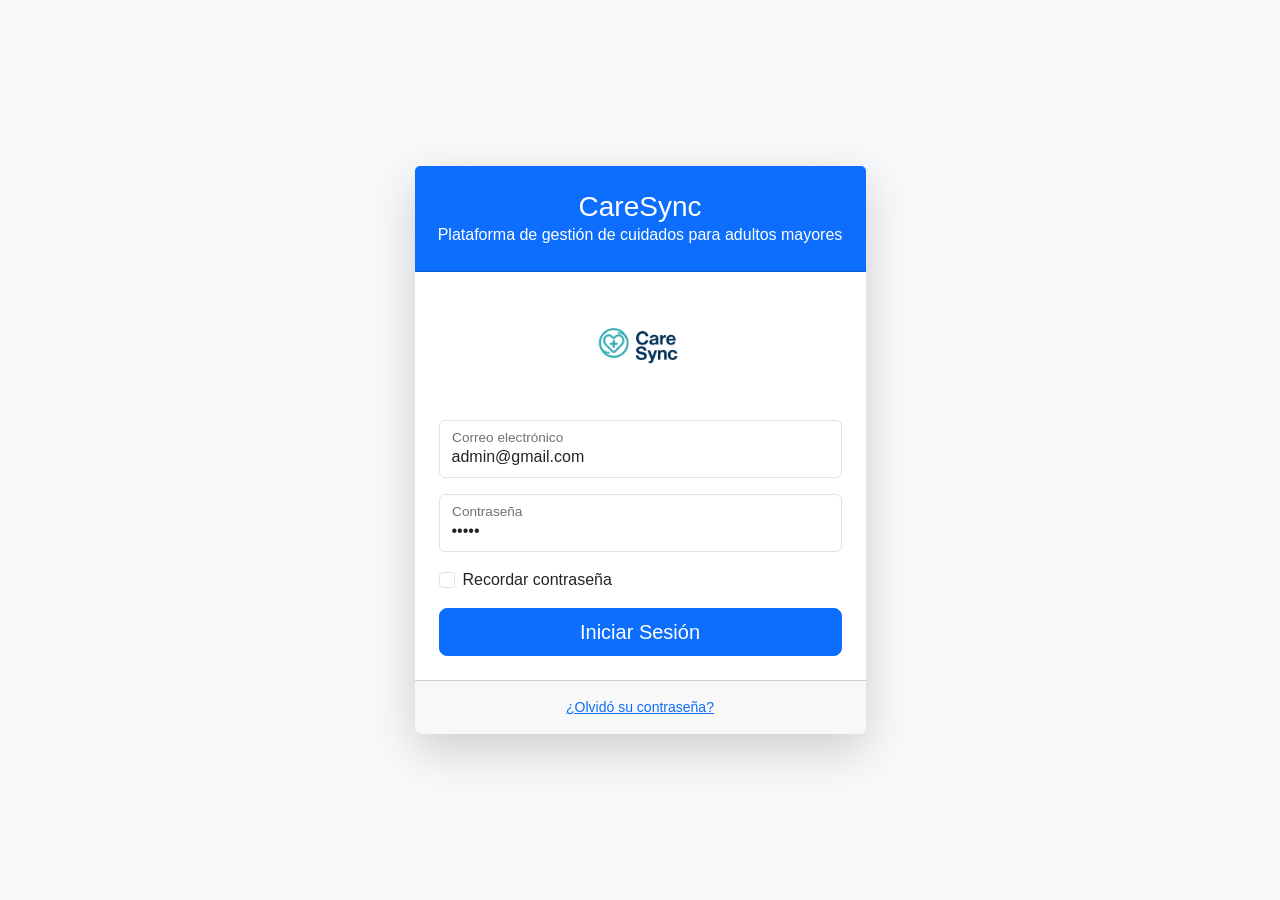
<file: index.html>
<!DOCTYPE html>
<html lang="es">
<head>
    <meta charset="UTF-8">
    <meta name="viewport" content="width=device-width, initial-scale=1.0">
    <title>CareSync - Plataforma de gestión de cuidados</title>
    <!-- Bootstrap CSS -->
    <link href="https://cdn.jsdelivr.net/npm/bootstrap@5.3.0/dist/css/bootstrap.min.css" rel="stylesheet">
    <!-- Font Awesome para iconos -->
    <link rel="stylesheet" href="https://cdnjs.cloudflare.com/ajax/libs/font-awesome/6.4.0/css/all.min.css">
    <!-- Estilos personalizados -->
    <link rel="stylesheet" href="css/styles.css">
</head>
<body class="bg-light">
    <div class="container">
        <div class="row vh-100 d-flex justify-content-center align-items-center">
            <div class="col-md-6 col-lg-5">
                <div class="card shadow-lg border-0 rounded-lg">
                    <div class="card-header bg-primary text-white text-center py-4">
                        <h3 class="mb-0">CareSync</h3>
                        <p class="mb-0">Plataforma de gestión de cuidados para adultos mayores</p>
                    </div>
                    <div class="card-body p-4">
                        <div class="text-center mb-4">
                            <img src="img/logo.jpg" alt="CareSync Logo" class="img-fluid" style="max-height: 100px;">
                        </div>
                        
                        <form action="dashboard.html" method="GET">
                            <div class="form-floating mb-3">
                                <input type="email" class="form-control" id="email" placeholder="nombre@ejemplo.com" value="admin@gmail.com" required>
                                <label for="email">Correo electrónico</label>
                            </div>
                            
                            <div class="form-floating mb-3">
                                <input type="password" class="form-control" id="password" placeholder="Contraseña" value="admin" required>
                                <label for="password">Contraseña</label>
                            </div>
                            
                            <div class="form-check mb-3">
                                <input class="form-check-input" type="checkbox" id="rememberPassword">
                                <label class="form-check-label" for="rememberPassword">
                                    Recordar contraseña
                                </label>
                            </div>
                            
                            <div class="d-grid">
                                <button type="submit" class="btn btn-primary btn-lg">Iniciar Sesión</button>
                            </div>
                        </form>
                    </div>
                    <div class="card-footer text-center py-3">
                        <div class="small"><a href="#">¿Olvidó su contraseña?</a></div>
                    </div>
                </div>
            </div>
        </div>
    </div>

    <!-- Bootstrap JS Bundle with Popper -->
    <script src="https://cdn.jsdelivr.net/npm/bootstrap@5.3.0/dist/js/bootstrap.bundle.min.js"></script>
</body>
</html>
</file>
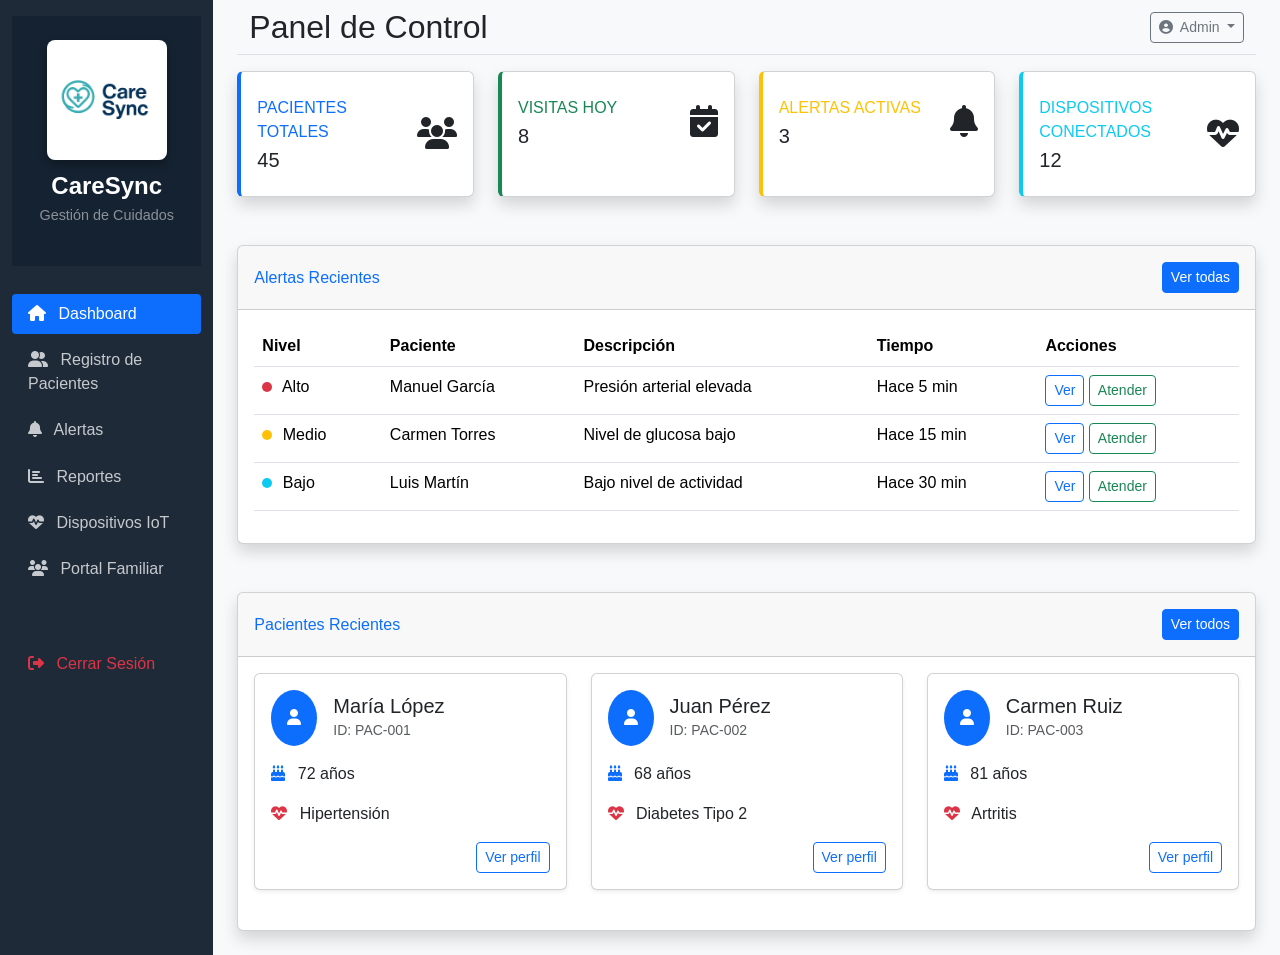
<file: dashboard.html>
<!DOCTYPE html>
<html lang="es">
<head>
    <meta charset="UTF-8">
    <meta name="viewport" content="width=device-width, initial-scale=1.0">
    <title>CareSync - Dashboard</title>
    <!-- Bootstrap CSS -->
    <link href="https://cdn.jsdelivr.net/npm/bootstrap@5.3.0/dist/css/bootstrap.min.css" rel="stylesheet">
    <!-- Font Awesome para iconos -->
    <link rel="stylesheet" href="https://cdnjs.cloudflare.com/ajax/libs/font-awesome/6.4.0/css/all.min.css">
    <!-- Estilos personalizados -->
    <link rel="stylesheet" href="css/styles.css">
</head>
<body>
    <div class="container-fluid">
        <div class="row">
            <!-- Sidebar / Menú lateral -->
            <div class="col-md-3 col-lg-2 d-md-block sidebar collapse" id="sidebarMenu">
                <div class="position-sticky pt-3">
                    <div class="logo-container">
                        <img src="img/logo.jpg" alt="CareSync Logo" class="img-fluid">
                        <h4 class="text-white">CareSync</h4>
                        <p class="text-white-50">Gestión de Cuidados</p>
                    </div>
                    <ul class="nav flex-column">
                        <li class="nav-item">
                            <a class="nav-link active" href="dashboard.html">
                                <i class="fas fa-home me-2"></i>
                                Dashboard
                            </a>
                        </li>
                        <li class="nav-item">
                            <a class="nav-link" href="pacientes.html">
                                <i class="fas fa-user-friends me-2"></i>
                                Registro de Pacientes
                            </a>
                        </li>
                        <li class="nav-item">
                            <a class="nav-link" href="alertas.html">
                                <i class="fas fa-bell me-2"></i>
                                Alertas
                            </a>
                        </li>
                        <li class="nav-item">
                            <a class="nav-link" href="reportes.html">
                                <i class="fas fa-chart-bar me-2"></i>
                                Reportes
                            </a>
                        </li>
                        <li class="nav-item">
                            <a class="nav-link" href="dispositivos.html">
                                <i class="fas fa-heartbeat me-2"></i>
                                Dispositivos IoT
                            </a>
                        </li>
                        <li class="nav-item">
                            <a class="nav-link" href="portal.html">
                                <i class="fas fa-users me-2"></i>
                                Portal Familiar
                            </a>
                        </li>
                        <li class="nav-item mt-5">
                            <a class="nav-link text-danger" href="index.html">
                                <i class="fas fa-sign-out-alt me-2"></i>
                                Cerrar Sesión
                            </a>
                        </li>
                    </ul>
                </div>
            </div>

            <!-- Contenido principal -->
            <div class="col-md-9 ms-sm-auto col-lg-10 px-md-4">
                <!-- Navbar superior con botón para mostrar/ocultar menú -->
                <nav class="navbar navbar-expand-lg navbar-light bg-light border-bottom mb-3">
                    <div class="container-fluid">
                        <button class="navbar-toggler d-md-none collapsed" type="button" data-bs-toggle="collapse" data-bs-target="#sidebarMenu" aria-controls="sidebarMenu" aria-expanded="false" aria-label="Toggle navigation">
                            <span class="navbar-toggler-icon"></span>
                        </button>
                        <h1 class="h2 mb-0">Panel de Control</h1>
                        <div class="dropdown">
                            <button class="btn btn-sm btn-outline-secondary dropdown-toggle" type="button" id="dropdownMenuButton" data-bs-toggle="dropdown" aria-expanded="false">
                                <i class="fas fa-user-circle me-1"></i> Admin
                            </button>
                            <ul class="dropdown-menu dropdown-menu-end" aria-labelledby="dropdownMenuButton">
                                <li><a class="dropdown-item" href="#">Perfil</a></li>
                                <li><a class="dropdown-item" href="#">Configuración</a></li>
                                <li><hr class="dropdown-divider"></li>
                                <li><a class="dropdown-item text-danger" href="index.html">Cerrar Sesión</a></li>
                            </ul>
                        </div>
                    </div>
                </nav>

                <!-- Tarjetas de resumen -->
                <div class="row mb-4">
                    <div class="col-xl-3 col-md-6 mb-4">
                        <div class="card border-left-primary shadow h-100 py-2">
                            <div class="card-body">
                                <div class="row no-gutters align-items-center">
                                    <div class="col mr-2">
                                        <div class="text-xs font-weight-bold text-primary text-uppercase mb-1">Pacientes Totales</div>
                                        <div class="h5 mb-0 font-weight-bold text-gray-800">45</div>
                                    </div>
                                    <div class="col-auto">
                                        <i class="fas fa-users fa-2x text-gray-300"></i>
                                    </div>
                                </div>
                            </div>
                        </div>
                    </div>

                    <div class="col-xl-3 col-md-6 mb-4">
                        <div class="card border-left-success shadow h-100 py-2">
                            <div class="card-body">
                                <div class="row no-gutters align-items-center">
                                    <div class="col mr-2">
                                        <div class="text-xs font-weight-bold text-success text-uppercase mb-1">Visitas Hoy</div>
                                        <div class="h5 mb-0 font-weight-bold text-gray-800">8</div>
                                    </div>
                                    <div class="col-auto">
                                        <i class="fas fa-calendar-check fa-2x text-gray-300"></i>
                                    </div>
                                </div>
                            </div>
                        </div>
                    </div>

                    <div class="col-xl-3 col-md-6 mb-4">
                        <div class="card border-left-warning shadow h-100 py-2">
                            <div class="card-body">
                                <div class="row no-gutters align-items-center">
                                    <div class="col mr-2">
                                        <div class="text-xs font-weight-bold text-warning text-uppercase mb-1">Alertas Activas</div>
                                        <div class="h5 mb-0 font-weight-bold text-gray-800">3</div>
                                    </div>
                                    <div class="col-auto">
                                        <i class="fas fa-bell fa-2x text-gray-300"></i>
                                    </div>
                                </div>
                            </div>
                        </div>
                    </div>

                    <div class="col-xl-3 col-md-6 mb-4">
                        <div class="card border-left-info shadow h-100 py-2">
                            <div class="card-body">
                                <div class="row no-gutters align-items-center">
                                    <div class="col mr-2">
                                        <div class="text-xs font-weight-bold text-info text-uppercase mb-1">Dispositivos Conectados</div>
                                        <div class="h5 mb-0 font-weight-bold text-gray-800">12</div>
                                    </div>
                                    <div class="col-auto">
                                        <i class="fas fa-heartbeat fa-2x text-gray-300"></i>
                                    </div>
                                </div>
                            </div>
                        </div>
                    </div>
                </div>

                <!-- Alertas recientes -->
                <div class="row mb-4">
                    <div class="col-12">
                        <div class="card shadow mb-4">
                            <div class="card-header py-3 d-flex flex-row align-items-center justify-content-between">
                                <h6 class="m-0 font-weight-bold text-primary">Alertas Recientes</h6>
                                <a href="alertas.html" class="btn btn-sm btn-primary">Ver todas</a>
                            </div>
                            <div class="card-body">
                                <div class="table-responsive">
                                    <table class="table table-hover">
                                        <thead>
                                            <tr>
                                                <th>Nivel</th>
                                                <th>Paciente</th>
                                                <th>Descripción</th>
                                                <th>Tiempo</th>
                                                <th>Acciones</th>
                                            </tr>
                                        </thead>
                                        <tbody>
                                            <tr>
                                                <td><span class="alert-indicator alert-high"></span> Alto</td>
                                                <td>Manuel García</td>
                                                <td>Presión arterial elevada</td>
                                                <td>Hace 5 min</td>
                                                <td>
                                                    <button class="btn btn-sm btn-outline-primary">Ver</button>
                                                    <button class="btn btn-sm btn-outline-success">Atender</button>
                                                </td>
                                            </tr>
                                            <tr>
                                                <td><span class="alert-indicator alert-medium"></span> Medio</td>
                                                <td>Carmen Torres</td>
                                                <td>Nivel de glucosa bajo</td>
                                                <td>Hace 15 min</td>
                                                <td>
                                                    <button class="btn btn-sm btn-outline-primary">Ver</button>
                                                    <button class="btn btn-sm btn-outline-success">Atender</button>
                                                </td>
                                            </tr>
                                            <tr>
                                                <td><span class="alert-indicator alert-low"></span> Bajo</td>
                                                <td>Luis Martín</td>
                                                <td>Bajo nivel de actividad</td>
                                                <td>Hace 30 min</td>
                                                <td>
                                                    <button class="btn btn-sm btn-outline-primary">Ver</button>
                                                    <button class="btn btn-sm btn-outline-success">Atender</button>
                                                </td>
                                            </tr>
                                        </tbody>
                                    </table>
                                </div>
                            </div>
                        </div>
                    </div>
                </div>

                <!-- Pacientes recientes -->
                <div class="row">
                    <div class="col-12">
                        <div class="card shadow mb-4">
                            <div class="card-header py-3 d-flex flex-row align-items-center justify-content-between">
                                <h6 class="m-0 font-weight-bold text-primary">Pacientes Recientes</h6>
                                <a href="pacientes.html" class="btn btn-sm btn-primary">Ver todos</a>
                            </div>
                            <div class="card-body">
                                <div class="row">
                                    <div class="col-lg-4 mb-4">
                                        <div class="card patient-card shadow-sm">
                                            <div class="card-body">
                                                <div class="d-flex align-items-center mb-3">
                                                    <div class="avatar bg-primary text-white rounded-circle p-3 me-3">
                                                        <i class="fas fa-user"></i>
                                                    </div>
                                                    <div>
                                                        <h5 class="mb-0">María López</h5>
                                                        <small class="text-muted">ID: PAC-001</small>
                                                    </div>
                                                </div>
                                                <p><i class="fas fa-birthday-cake me-2 text-primary"></i> 72 años</p>
                                                <p><i class="fas fa-heartbeat me-2 text-danger"></i> Hipertensión</p>
                                                <div class="text-end mt-3">
                                                    <button class="btn btn-sm btn-outline-primary">Ver perfil</button>
                                                </div>
                                            </div>
                                        </div>
                                    </div>
                                    <div class="col-lg-4 mb-4">
                                        <div class="card patient-card shadow-sm">
                                            <div class="card-body">
                                                <div class="d-flex align-items-center mb-3">
                                                    <div class="avatar bg-primary text-white rounded-circle p-3 me-3">
                                                        <i class="fas fa-user"></i>
                                                    </div>
                                                    <div>
                                                        <h5 class="mb-0">Juan Pérez</h5>
                                                        <small class="text-muted">ID: PAC-002</small>
                                                    </div>
                                                </div>
                                                <p><i class="fas fa-birthday-cake me-2 text-primary"></i> 68 años</p>
                                                <p><i class="fas fa-heartbeat me-2 text-danger"></i> Diabetes Tipo 2</p>
                                                <div class="text-end mt-3">
                                                    <button class="btn btn-sm btn-outline-primary">Ver perfil</button>
                                                </div>
                                            </div>
                                        </div>
                                    </div>
                                    <div class="col-lg-4 mb-4">
                                        <div class="card patient-card shadow-sm">
                                            <div class="card-body">
                                                <div class="d-flex align-items-center mb-3">
                                                    <div class="avatar bg-primary text-white rounded-circle p-3 me-3">
                                                        <i class="fas fa-user"></i>
                                                    </div>
                                                    <div>
                                                        <h5 class="mb-0">Carmen Ruiz</h5>
                                                        <small class="text-muted">ID: PAC-003</small>
                                                    </div>
                                                </div>
                                                <p><i class="fas fa-birthday-cake me-2 text-primary"></i> 81 años</p>
                                                <p><i class="fas fa-heartbeat me-2 text-danger"></i> Artritis</p>
                                                <div class="text-end mt-3">
                                                    <button class="btn btn-sm btn-outline-primary">Ver perfil</button>
                                                </div>
                                            </div>
                                        </div>
                                    </div>
                                </div>
                            </div>
                        </div>
                    </div>
                </div>
            </div>
        </div>
    </div>

    <!-- Bootstrap JS Bundle with Popper -->
    <script src="https://cdn.jsdelivr.net/npm/bootstrap@5.3.0/dist/js/bootstrap.bundle.min.js"></script>
    
    <!-- Script personalizado para el menú -->
    <script>
        // Cerrar menú cuando se hace clic en un enlace en pantallas pequeñas
        document.querySelectorAll('.sidebar .nav-link').forEach(link => {
            link.addEventListener('click', function() {
                if (window.innerWidth < 768) {
                    document.querySelector('#sidebarMenu').classList.remove('show');
                }
            });
        });
    </script>
</body>
</html>
</file>
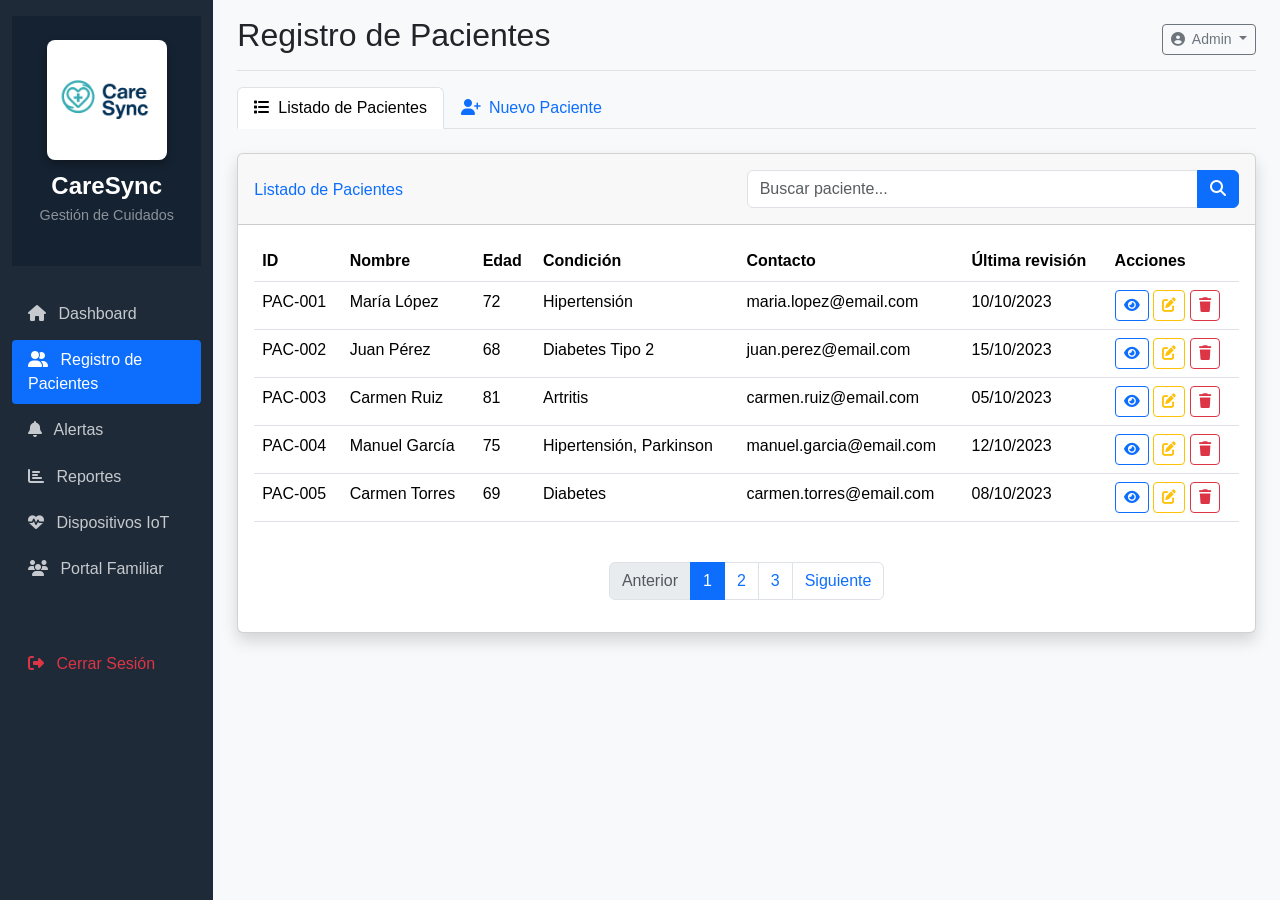
<file: pacientes.html>
<!DOCTYPE html>
<html lang="es">
<head>
    <meta charset="UTF-8">
    <meta name="viewport" content="width=device-width, initial-scale=1.0">
    <title>CareSync - Registro de Pacientes</title>
    <!-- Bootstrap CSS -->
    <link href="https://cdn.jsdelivr.net/npm/bootstrap@5.3.0/dist/css/bootstrap.min.css" rel="stylesheet">
    <!-- Font Awesome para iconos -->
    <link rel="stylesheet" href="https://cdnjs.cloudflare.com/ajax/libs/font-awesome/6.4.0/css/all.min.css">
    <!-- Estilos personalizados -->
    <link rel="stylesheet" href="css/styles.css">
</head>
<body>
    <div class="container-fluid">
        <div class="row">
            <!-- Sidebar / Menú lateral -->
            <div class="col-md-3 col-lg-2 d-md-block sidebar collapse" id="sidebarMenu">
                <div class="position-sticky pt-3">
                    <div class="logo-container">
                        <img src="img/logo.jpg" alt="CareSync Logo" class="img-fluid">
                        <h4 class="text-white">CareSync</h4>
                        <p class="text-white-50">Gestión de Cuidados</p>
                    </div>
                    <ul class="nav flex-column">
                        <li class="nav-item">
                            <a class="nav-link" href="dashboard.html">
                                <i class="fas fa-home me-2"></i>
                                Dashboard
                            </a>
                        </li>
                        <li class="nav-item">
                            <a class="nav-link active" href="pacientes.html">
                                <i class="fas fa-user-friends me-2"></i>
                                Registro de Pacientes
                            </a>
                        </li>
                        <li class="nav-item">
                            <a class="nav-link" href="alertas.html">
                                <i class="fas fa-bell me-2"></i>
                                Alertas
                            </a>
                        </li>
                        <li class="nav-item">
                            <a class="nav-link" href="reportes.html">
                                <i class="fas fa-chart-bar me-2"></i>
                                Reportes
                            </a>
                        </li>
                        <li class="nav-item">
                            <a class="nav-link" href="dispositivos.html">
                                <i class="fas fa-heartbeat me-2"></i>
                                Dispositivos IoT
                            </a>
                        </li>
                        <li class="nav-item">
                            <a class="nav-link" href="portal.html">
                                <i class="fas fa-users me-2"></i>
                                Portal Familiar
                            </a>
                        </li>
                        <li class="nav-item mt-5">
                            <a class="nav-link text-danger" href="index.html">
                                <i class="fas fa-sign-out-alt me-2"></i>
                                Cerrar Sesión
                            </a>
                        </li>
                    </ul>
                </div>
            </div>

            <!-- Contenido principal -->
            <div class="col-md-9 ms-sm-auto col-lg-10 px-md-4">
                <div class="d-flex justify-content-between flex-wrap flex-md-nowrap align-items-center pt-3 pb-2 mb-3 border-bottom">
                    <h1 class="h2">Registro de Pacientes</h1>
                    <div class="btn-toolbar mb-2 mb-md-0">
                        <div class="dropdown">
                            <button class="btn btn-sm btn-outline-secondary dropdown-toggle" type="button" id="dropdownMenuButton" data-bs-toggle="dropdown" aria-expanded="false">
                                <i class="fas fa-user-circle me-1"></i> Admin
                            </button>
                            <ul class="dropdown-menu" aria-labelledby="dropdownMenuButton">
                                <li><a class="dropdown-item" href="#">Perfil</a></li>
                                <li><a class="dropdown-item" href="#">Configuración</a></li>
                                <li><hr class="dropdown-divider"></li>
                                <li><a class="dropdown-item text-danger" href="index.html">Cerrar Sesión</a></li>
                            </ul>
                        </div>
                    </div>
                </div>

                <!-- Pestañas de navegación -->
                <ul class="nav nav-tabs mb-4" id="pacientesTab" role="tablist">
                    <li class="nav-item" role="presentation">
                        <button class="nav-link active" id="listado-tab" data-bs-toggle="tab" data-bs-target="#listado" type="button" role="tab" aria-controls="listado" aria-selected="true">
                            <i class="fas fa-list me-2"></i>Listado de Pacientes
                        </button>
                    </li>
                    <li class="nav-item" role="presentation">
                        <button class="nav-link" id="nuevo-tab" data-bs-toggle="tab" data-bs-target="#nuevo" type="button" role="tab" aria-controls="nuevo" aria-selected="false">
                            <i class="fas fa-user-plus me-2"></i>Nuevo Paciente
                        </button>
                    </li>
                </ul>

                <!-- Contenido de las pestañas -->
                <div class="tab-content" id="pacientesTabContent">
                    <!-- Pestaña de listado de pacientes -->
                    <div class="tab-pane fade show active" id="listado" role="tabpanel" aria-labelledby="listado-tab">
                        <div class="card shadow mb-4">
                            <div class="card-header py-3 d-flex flex-row align-items-center justify-content-between">
                                <h6 class="m-0 font-weight-bold text-primary">Listado de Pacientes</h6>
                                <div class="input-group w-50">
                                    <input type="text" class="form-control" placeholder="Buscar paciente...">
                                    <button class="btn btn-primary" type="button">
                                        <i class="fas fa-search"></i>
                                    </button>
                                </div>
                            </div>
                            <div class="card-body">
                                <div class="table-responsive">
                                    <table class="table table-hover">
                                        <thead>
                                            <tr>
                                                <th>ID</th>
                                                <th>Nombre</th>
                                                <th>Edad</th>
                                                <th>Condición</th>
                                                <th>Contacto</th>
                                                <th>Última revisión</th>
                                                <th>Acciones</th>
                                            </tr>
                                        </thead>
                                        <tbody>
                                            <tr>
                                                <td>PAC-001</td>
                                                <td>María López</td>
                                                <td>72</td>
                                                <td>Hipertensión</td>
                                                <td>maria.lopez@email.com</td>
                                                <td>10/10/2023</td>
                                                <td>
                                                    <button class="btn btn-sm btn-outline-primary"><i class="fas fa-eye"></i></button>
                                                    <button class="btn btn-sm btn-outline-warning"><i class="fas fa-edit"></i></button>
                                                    <button class="btn btn-sm btn-outline-danger"><i class="fas fa-trash"></i></button>
                                                </td>
                                            </tr>
                                            <tr>
                                                <td>PAC-002</td>
                                                <td>Juan Pérez</td>
                                                <td>68</td>
                                                <td>Diabetes Tipo 2</td>
                                                <td>juan.perez@email.com</td>
                                                <td>15/10/2023</td>
                                                <td>
                                                    <button class="btn btn-sm btn-outline-primary"><i class="fas fa-eye"></i></button>
                                                    <button class="btn btn-sm btn-outline-warning"><i class="fas fa-edit"></i></button>
                                                    <button class="btn btn-sm btn-outline-danger"><i class="fas fa-trash"></i></button>
                                                </td>
                                            </tr>
                                            <tr>
                                                <td>PAC-003</td>
                                                <td>Carmen Ruiz</td>
                                                <td>81</td>
                                                <td>Artritis</td>
                                                <td>carmen.ruiz@email.com</td>
                                                <td>05/10/2023</td>
                                                <td>
                                                    <button class="btn btn-sm btn-outline-primary"><i class="fas fa-eye"></i></button>
                                                    <button class="btn btn-sm btn-outline-warning"><i class="fas fa-edit"></i></button>
                                                    <button class="btn btn-sm btn-outline-danger"><i class="fas fa-trash"></i></button>
                                                </td>
                                            </tr>
                                            <tr>
                                                <td>PAC-004</td>
                                                <td>Manuel García</td>
                                                <td>75</td>
                                                <td>Hipertensión, Parkinson</td>
                                                <td>manuel.garcia@email.com</td>
                                                <td>12/10/2023</td>
                                                <td>
                                                    <button class="btn btn-sm btn-outline-primary"><i class="fas fa-eye"></i></button>
                                                    <button class="btn btn-sm btn-outline-warning"><i class="fas fa-edit"></i></button>
                                                    <button class="btn btn-sm btn-outline-danger"><i class="fas fa-trash"></i></button>
                                                </td>
                                            </tr>
                                            <tr>
                                                <td>PAC-005</td>
                                                <td>Carmen Torres</td>
                                                <td>69</td>
                                                <td>Diabetes</td>
                                                <td>carmen.torres@email.com</td>
                                                <td>08/10/2023</td>
                                                <td>
                                                    <button class="btn btn-sm btn-outline-primary"><i class="fas fa-eye"></i></button>
                                                    <button class="btn btn-sm btn-outline-warning"><i class="fas fa-edit"></i></button>
                                                    <button class="btn btn-sm btn-outline-danger"><i class="fas fa-trash"></i></button>
                                                </td>
                                            </tr>
                                        </tbody>
                                    </table>
                                </div>
                                <nav aria-label="Navegación de paginación">
                                    <ul class="pagination justify-content-center mt-4">
                                        <li class="page-item disabled">
                                            <a class="page-link" href="#" tabindex="-1" aria-disabled="true">Anterior</a>
                                        </li>
                                        <li class="page-item active"><a class="page-link" href="#">1</a></li>
                                        <li class="page-item"><a class="page-link" href="#">2</a></li>
                                        <li class="page-item"><a class="page-link" href="#">3</a></li>
                                        <li class="page-item">
                                            <a class="page-link" href="#">Siguiente</a>
                                        </li>
                                    </ul>
                                </nav>
                            </div>
                        </div>
                    </div>

                    <!-- Pestaña de nuevo paciente -->
                    <div class="tab-pane fade" id="nuevo" role="tabpanel" aria-labelledby="nuevo-tab">
                        <div class="card shadow mb-4">
                            <div class="card-header py-3">
                                <h6 class="m-0 font-weight-bold text-primary">Registrar Nuevo Paciente</h6>
                            </div>
                            <div class="card-body">
                                <form class="needs-validation" novalidate>
                                    <div class="row mb-4">
                                        <div class="col-12 mb-3">
                                            <h5 class="border-bottom pb-2">Información Personal</h5>
                                        </div>
                                        <div class="col-md-6 mb-3">
                                            <label for="nombres" class="form-label">Nombres</label>
                                            <input type="text" class="form-control" id="nombres" required>
                                            <div class="invalid-feedback">
                                                Por favor ingrese los nombres.
                                            </div>
                                        </div>
                                        <div class="col-md-6 mb-3">
                                            <label for="apellidos" class="form-label">Apellidos</label>
                                            <input type="text" class="form-control" id="apellidos" required>
                                            <div class="invalid-feedback">
                                                Por favor ingrese los apellidos.
                                            </div>
                                        </div>
                                        <div class="col-md-4 mb-3">
                                            <label for="fechaNacimiento" class="form-label">Fecha de Nacimiento</label>
                                            <input type="date" class="form-control" id="fechaNacimiento" required>
                                            <div class="invalid-feedback">
                                                Por favor seleccione una fecha válida.
                                            </div>
                                        </div>
                                        <div class="col-md-4 mb-3">
                                            <label for="genero" class="form-label">Género</label>
                                            <select class="form-select" id="genero" required>
                                                <option value="" selected disabled>Seleccionar...</option>
                                                <option value="masculino">Masculino</option>
                                                <option value="femenino">Femenino</option>
                                                <option value="otro">Otro</option>
                                            </select>
                                            <div class="invalid-feedback">
                                                Por favor seleccione un género.
                                            </div>
                                        </div>
                                        <div class="col-md-4 mb-3">
                                            <label for="identificacion" class="form-label">Número de Identificación</label>
                                            <input type="text" class="form-control" id="identificacion" required>
                                            <div class="invalid-feedback">
                                                Por favor ingrese el número de identificación.
                                            </div>
                                        </div>
                                    </div>

                                    <div class="row mb-4">
                                        <div class="col-12 mb-3">
                                            <h5 class="border-bottom pb-2">Información de Contacto</h5>
                                        </div>
                                        <div class="col-md-6 mb-3">
                                            <label for="telefono" class="form-label">Teléfono</label>
                                            <input type="tel" class="form-control" id="telefono" required>
                                            <div class="invalid-feedback">
                                                Por favor ingrese un número de teléfono válido.
                                            </div>
                                        </div>
                                        <div class="col-md-6 mb-3">
                                            <label for="email" class="form-label">Correo Electrónico</label>
                                            <input type="email" class="form-control" id="email" required>
                                            <div class="invalid-feedback">
                                                Por favor ingrese un correo electrónico válido.
                                            </div>
                                        </div>
                                        <div class="col-md-12 mb-3">
                                            <label for="direccion" class="form-label">Dirección</label>
                                            <input type="text" class="form-control" id="direccion" required>
                                            <div class="invalid-feedback">
                                                Por favor ingrese una dirección.
                                            </div>
                                        </div>
                                    </div>

                                    <div class="row mb-4">
                                        <div class="col-12 mb-3">
                                            <h5 class="border-bottom pb-2">Información Médica</h5>
                                        </div>
                                        <div class="col-md-6 mb-3">
                                            <label for="condicionesMedicas" class="form-label">Condiciones Médicas</label>
                                            <textarea class="form-control" id="condicionesMedicas" rows="3" required></textarea>
                                            <div class="invalid-feedback">
                                                Por favor ingrese las condiciones médicas.
                                            </div>
                                        </div>
                                        <div class="col-md-6 mb-3">
                                            <label for="medicamentos" class="form-label">Medicamentos Actuales</label>
                                            <textarea class="form-control" id="medicamentos" rows="3" required></textarea>
                                            <div class="invalid-feedback">
                                                Por favor ingrese los medicamentos actuales.
                                            </div>
                                        </div>
                                        <div class="col-md-6 mb-3">
                                            <label for="alergias" class="form-label">Alergias</label>
                                            <input type="text" class="form-control" id="alergias">
                                        </div>
                                        <div class="col-md-6 mb-3">
                                            <label for="grupoSanguineo" class="form-label">Grupo Sanguíneo</label>
                                            <select class="form-select" id="grupoSanguineo" required>
                                                <option value="" selected disabled>Seleccionar...</option>
                                                <option value="A+">A+</option>
                                                <option value="A-">A-</option>
                                                <option value="B+">B+</option>
                                                <option value="B-">B-</option>
                                                <option value="AB+">AB+</option>
                                                <option value="AB-">AB-</option>
                                                <option value="O+">O+</option>
                                                <option value="O-">O-</option>
                                            </select>
                                            <div class="invalid-feedback">
                                                Por favor seleccione un grupo sanguíneo.
                                            </div>
                                        </div>
                                    </div>

                                    <div class="row mb-4">
                                        <div class="col-12 mb-3">
                                            <h5 class="border-bottom pb-2">Contacto de Emergencia</h5>
                                        </div>
                                        <div class="col-md-6 mb-3">
                                            <label for="nombreContacto" class="form-label">Nombre del Contacto</label>
                                            <input type="text" class="form-control" id="nombreContacto" required>
                                            <div class="invalid-feedback">
                                                Por favor ingrese el nombre del contacto.
                                            </div>
                                        </div>
                                        <div class="col-md-6 mb-3">
                                            <label for="telefonoContacto" class="form-label">Teléfono del Contacto</label>
                                            <input type="tel" class="form-control" id="telefonoContacto" required>
                                            <div class="invalid-feedback">
                                                Por favor ingrese un número de teléfono válido.
                                            </div>
                                        </div>
                                        <div class="col-md-12 mb-3">
                                            <label for="relacionContacto" class="form-label">Relación con el Paciente</label>
                                            <input type="text" class="form-control" id="relacionContacto" required>
                                            <div class="invalid-feedback">
                                                Por favor ingrese la relación con el paciente.
                                            </div>
                                        </div>
                                    </div>

                                    <div class="d-grid gap-2 d-md-flex justify-content-md-end">
                                        <button type="button" class="btn btn-secondary me-md-2">Cancelar</button>
                                        <button type="submit" class="btn btn-primary">Guardar Paciente</button>
                                    </div>
                                </form>
                            </div>
                        </div>
                    </div>
                </div>
            </div>
        </div>
    </div>

    <!-- Bootstrap JS Bundle with Popper -->
    <script src="https://cdn.jsdelivr.net/npm/bootstrap@5.3.0/dist/js/bootstrap.bundle.min.js"></script>
    
    <!-- Script para validación de formularios -->
    <script>
        // Ejemplo de JavaScript para deshabilitar el envío de formularios si hay campos no válidos
        (function () {
            'use strict'

            // Obtener todos los formularios a los que queremos aplicar estilos de validación de Bootstrap personalizados
            var forms = document.querySelectorAll('.needs-validation')

            // Bucle sobre ellos y evitar el envío
            Array.prototype.slice.call(forms)
                .forEach(function (form) {
                    form.addEventListener('submit', function (event) {
                        if (!form.checkValidity()) {
                            event.preventDefault()
                            event.stopPropagation()
                        }

                        form.classList.add('was-validated')
                    }, false)
                })
        })()
    </script>
</body>
</html>
</file>
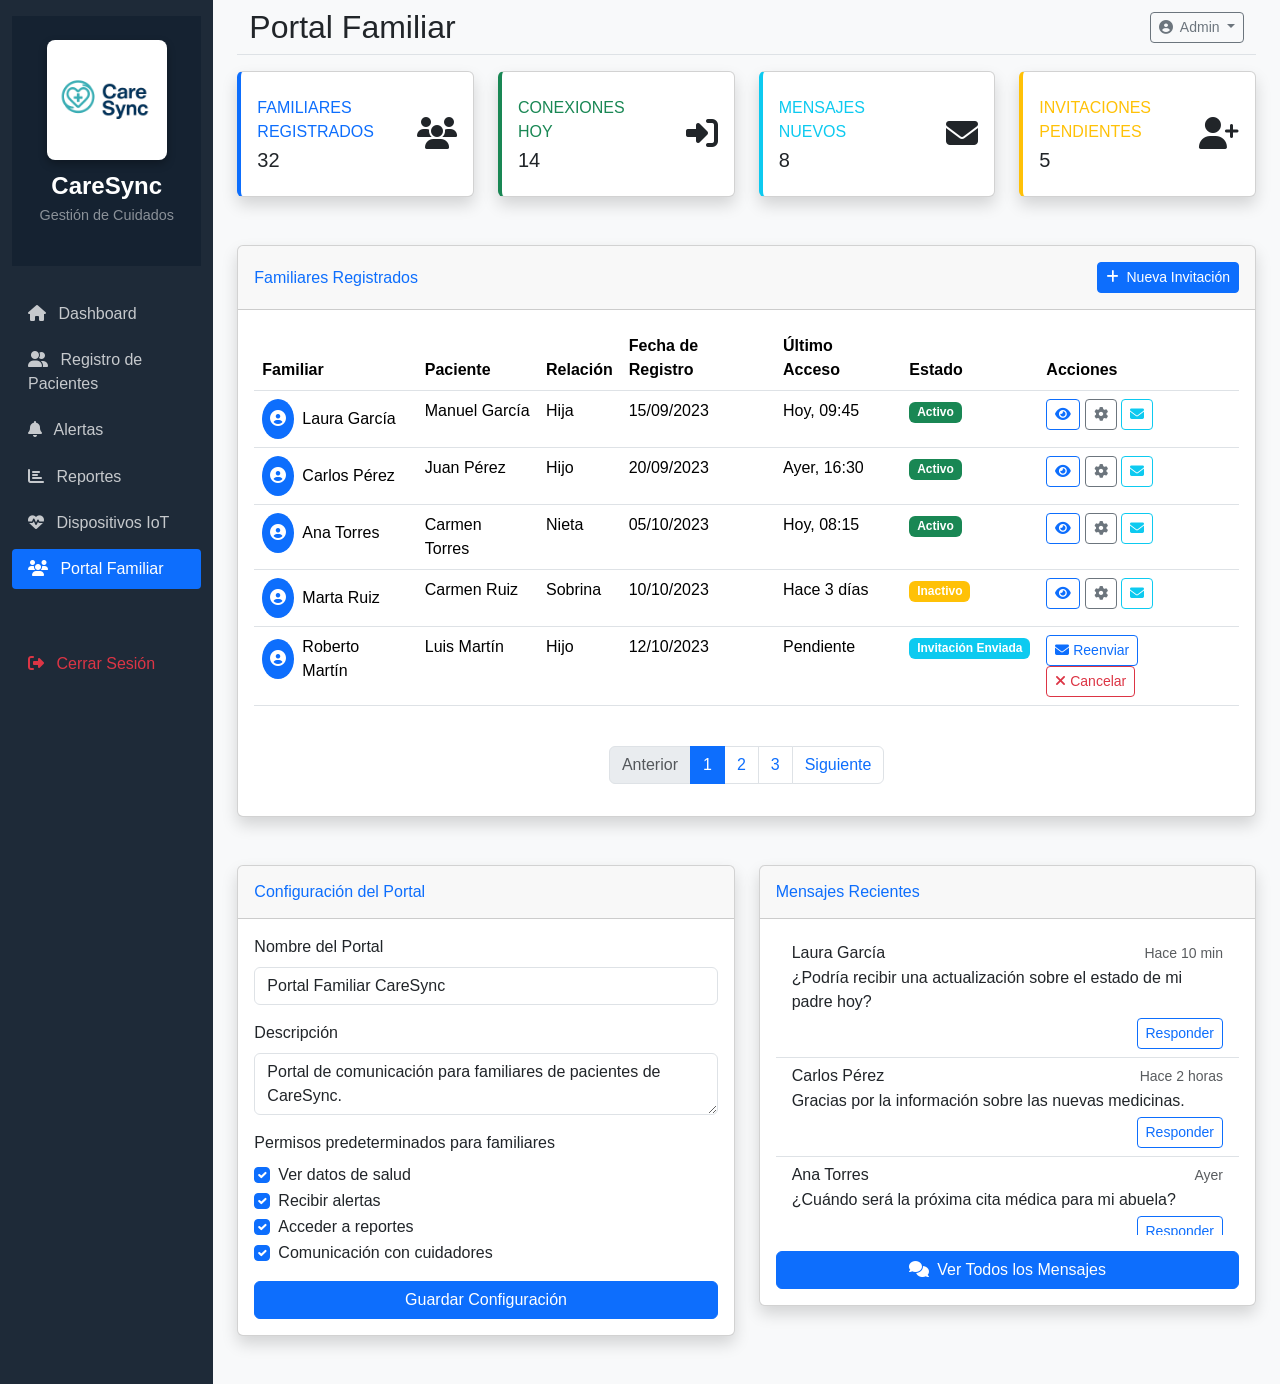
<file: portal.html>
<!DOCTYPE html>
<html lang="es">
<head>
    <meta charset="UTF-8">
    <meta name="viewport" content="width=device-width, initial-scale=1.0">
    <title>CareSync - Portal Familiar</title>
    <!-- Bootstrap CSS -->
    <link href="https://cdn.jsdelivr.net/npm/bootstrap@5.3.0/dist/css/bootstrap.min.css" rel="stylesheet">
    <!-- Font Awesome para iconos -->
    <link rel="stylesheet" href="https://cdnjs.cloudflare.com/ajax/libs/font-awesome/6.4.0/css/all.min.css">
    <!-- Estilos personalizados -->
    <link rel="stylesheet" href="css/styles.css">
</head>
<body>
    <div class="container-fluid">
        <div class="row">
            <!-- Sidebar / Menú lateral -->
            <div class="col-md-3 col-lg-2 d-md-block sidebar collapse" id="sidebarMenu">
                <div class="position-sticky pt-3">
                    <div class="logo-container">
                        <img src="img/logo.jpg" alt="CareSync Logo" class="img-fluid">
                        <h4 class="text-white">CareSync</h4>
                        <p class="text-white-50">Gestión de Cuidados</p>
                    </div>
                    <ul class="nav flex-column">
                        <li class="nav-item">
                            <a class="nav-link" href="dashboard.html">
                                <i class="fas fa-home me-2"></i>
                                Dashboard
                            </a>
                        </li>
                        <li class="nav-item">
                            <a class="nav-link" href="pacientes.html">
                                <i class="fas fa-user-friends me-2"></i>
                                Registro de Pacientes
                            </a>
                        </li>
                        <li class="nav-item">
                            <a class="nav-link" href="alertas.html">
                                <i class="fas fa-bell me-2"></i>
                                Alertas
                            </a>
                        </li>
                        <li class="nav-item">
                            <a class="nav-link" href="reportes.html">
                                <i class="fas fa-chart-bar me-2"></i>
                                Reportes
                            </a>
                        </li>
                        <li class="nav-item">
                            <a class="nav-link" href="dispositivos.html">
                                <i class="fas fa-heartbeat me-2"></i>
                                Dispositivos IoT
                            </a>
                        </li>
                        <li class="nav-item">
                            <a class="nav-link active" href="portal.html">
                                <i class="fas fa-users me-2"></i>
                                Portal Familiar
                            </a>
                        </li>
                        <li class="nav-item mt-5">
                            <a class="nav-link text-danger" href="index.html">
                                <i class="fas fa-sign-out-alt me-2"></i>
                                Cerrar Sesión
                            </a>
                        </li>
                    </ul>
                </div>
            </div>

            <!-- Contenido principal -->
            <div class="col-md-9 ms-sm-auto col-lg-10 px-md-4">
                <!-- Navbar superior con botón para mostrar/ocultar menú -->
                <nav class="navbar navbar-expand-lg navbar-light bg-light border-bottom mb-3">
                    <div class="container-fluid">
                        <button class="navbar-toggler d-md-none collapsed" type="button" data-bs-toggle="collapse" data-bs-target="#sidebarMenu" aria-controls="sidebarMenu" aria-expanded="false" aria-label="Toggle navigation">
                            <span class="navbar-toggler-icon"></span>
                        </button>
                        <h1 class="h2 mb-0">Portal Familiar</h1>
                        <div class="dropdown">
                            <button class="btn btn-sm btn-outline-secondary dropdown-toggle" type="button" id="dropdownMenuButton" data-bs-toggle="dropdown" aria-expanded="false">
                                <i class="fas fa-user-circle me-1"></i> Admin
                            </button>
                            <ul class="dropdown-menu dropdown-menu-end" aria-labelledby="dropdownMenuButton">
                                <li><a class="dropdown-item" href="#">Perfil</a></li>
                                <li><a class="dropdown-item" href="#">Configuración</a></li>
                                <li><hr class="dropdown-divider"></li>
                                <li><a class="dropdown-item text-danger" href="index.html">Cerrar Sesión</a></li>
                            </ul>
                        </div>
                    </div>
                </nav>

                <!-- Resumen de portales -->
                <div class="row mb-4">
                    <div class="col-xl-3 col-md-6 mb-4">
                        <div class="card border-left-primary shadow h-100 py-2">
                            <div class="card-body">
                                <div class="row no-gutters align-items-center">
                                    <div class="col mr-2">
                                        <div class="text-xs font-weight-bold text-primary text-uppercase mb-1">Familiares Registrados</div>
                                        <div class="h5 mb-0 font-weight-bold text-gray-800">32</div>
                                    </div>
                                    <div class="col-auto">
                                        <i class="fas fa-users fa-2x text-gray-300"></i>
                                    </div>
                                </div>
                            </div>
                        </div>
                    </div>

                    <div class="col-xl-3 col-md-6 mb-4">
                        <div class="card border-left-success shadow h-100 py-2">
                            <div class="card-body">
                                <div class="row no-gutters align-items-center">
                                    <div class="col mr-2">
                                        <div class="text-xs font-weight-bold text-success text-uppercase mb-1">Conexiones Hoy</div>
                                        <div class="h5 mb-0 font-weight-bold text-gray-800">14</div>
                                    </div>
                                    <div class="col-auto">
                                        <i class="fas fa-sign-in-alt fa-2x text-gray-300"></i>
                                    </div>
                                </div>
                            </div>
                        </div>
                    </div>

                    <div class="col-xl-3 col-md-6 mb-4">
                        <div class="card border-left-info shadow h-100 py-2">
                            <div class="card-body">
                                <div class="row no-gutters align-items-center">
                                    <div class="col mr-2">
                                        <div class="text-xs font-weight-bold text-info text-uppercase mb-1">Mensajes Nuevos</div>
                                        <div class="h5 mb-0 font-weight-bold text-gray-800">8</div>
                                    </div>
                                    <div class="col-auto">
                                        <i class="fas fa-envelope fa-2x text-gray-300"></i>
                                    </div>
                                </div>
                            </div>
                        </div>
                    </div>

                    <div class="col-xl-3 col-md-6 mb-4">
                        <div class="card border-left-warning shadow h-100 py-2">
                            <div class="card-body">
                                <div class="row no-gutters align-items-center">
                                    <div class="col mr-2">
                                        <div class="text-xs font-weight-bold text-warning text-uppercase mb-1">Invitaciones Pendientes</div>
                                        <div class="h5 mb-0 font-weight-bold text-gray-800">5</div>
                                    </div>
                                    <div class="col-auto">
                                        <i class="fas fa-user-plus fa-2x text-gray-300"></i>
                                    </div>
                                </div>
                            </div>
                        </div>
                    </div>
                </div>

                <!-- Lista de familiares y accesos -->
                <div class="row mb-4">
                    <div class="col-12">
                        <div class="card shadow mb-4">
                            <div class="card-header py-3 d-flex justify-content-between align-items-center">
                                <h6 class="m-0 font-weight-bold text-primary">Familiares Registrados</h6>
                                <button class="btn btn-primary btn-sm">
                                    <i class="fas fa-plus me-1"></i> Nueva Invitación
                                </button>
                            </div>
                            <div class="card-body">
                                <div class="table-responsive">
                                    <table class="table table-hover">
                                        <thead>
                                            <tr>
                                                <th>Familiar</th>
                                                <th>Paciente</th>
                                                <th>Relación</th>
                                                <th>Fecha de Registro</th>
                                                <th>Último Acceso</th>
                                                <th>Estado</th>
                                                <th>Acciones</th>
                                            </tr>
                                        </thead>
                                        <tbody>
                                            <tr>
                                                <td>
                                                    <div class="d-flex align-items-center">
                                                        <div class="avatar bg-primary text-white rounded-circle p-2 me-2">
                                                            <i class="fas fa-user-circle"></i>
                                                        </div>
                                                        Laura García
                                                    </div>
                                                </td>
                                                <td>Manuel García</td>
                                                <td>Hija</td>
                                                <td>15/09/2023</td>
                                                <td>Hoy, 09:45</td>
                                                <td><span class="badge bg-success">Activo</span></td>
                                                <td>
                                                    <button class="btn btn-sm btn-outline-primary"><i class="fas fa-eye"></i></button>
                                                    <button class="btn btn-sm btn-outline-secondary"><i class="fas fa-cog"></i></button>
                                                    <button class="btn btn-sm btn-outline-info"><i class="fas fa-envelope"></i></button>
                                                </td>
                                            </tr>
                                            <tr>
                                                <td>
                                                    <div class="d-flex align-items-center">
                                                        <div class="avatar bg-primary text-white rounded-circle p-2 me-2">
                                                            <i class="fas fa-user-circle"></i>
                                                        </div>
                                                        Carlos Pérez
                                                    </div>
                                                </td>
                                                <td>Juan Pérez</td>
                                                <td>Hijo</td>
                                                <td>20/09/2023</td>
                                                <td>Ayer, 16:30</td>
                                                <td><span class="badge bg-success">Activo</span></td>
                                                <td>
                                                    <button class="btn btn-sm btn-outline-primary"><i class="fas fa-eye"></i></button>
                                                    <button class="btn btn-sm btn-outline-secondary"><i class="fas fa-cog"></i></button>
                                                    <button class="btn btn-sm btn-outline-info"><i class="fas fa-envelope"></i></button>
                                                </td>
                                            </tr>
                                            <tr>
                                                <td>
                                                    <div class="d-flex align-items-center">
                                                        <div class="avatar bg-primary text-white rounded-circle p-2 me-2">
                                                            <i class="fas fa-user-circle"></i>
                                                        </div>
                                                        Ana Torres
                                                    </div>
                                                </td>
                                                <td>Carmen Torres</td>
                                                <td>Nieta</td>
                                                <td>05/10/2023</td>
                                                <td>Hoy, 08:15</td>
                                                <td><span class="badge bg-success">Activo</span></td>
                                                <td>
                                                    <button class="btn btn-sm btn-outline-primary"><i class="fas fa-eye"></i></button>
                                                    <button class="btn btn-sm btn-outline-secondary"><i class="fas fa-cog"></i></button>
                                                    <button class="btn btn-sm btn-outline-info"><i class="fas fa-envelope"></i></button>
                                                </td>
                                            </tr>
                                            <tr>
                                                <td>
                                                    <div class="d-flex align-items-center">
                                                        <div class="avatar bg-primary text-white rounded-circle p-2 me-2">
                                                            <i class="fas fa-user-circle"></i>
                                                        </div>
                                                        Marta Ruiz
                                                    </div>
                                                </td>
                                                <td>Carmen Ruiz</td>
                                                <td>Sobrina</td>
                                                <td>10/10/2023</td>
                                                <td>Hace 3 días</td>
                                                <td><span class="badge bg-warning">Inactivo</span></td>
                                                <td>
                                                    <button class="btn btn-sm btn-outline-primary"><i class="fas fa-eye"></i></button>
                                                    <button class="btn btn-sm btn-outline-secondary"><i class="fas fa-cog"></i></button>
                                                    <button class="btn btn-sm btn-outline-info"><i class="fas fa-envelope"></i></button>
                                                </td>
                                            </tr>
                                            <tr>
                                                <td>
                                                    <div class="d-flex align-items-center">
                                                        <div class="avatar bg-primary text-white rounded-circle p-2 me-2">
                                                            <i class="fas fa-user-circle"></i>
                                                        </div>
                                                        Roberto Martín
                                                    </div>
                                                </td>
                                                <td>Luis Martín</td>
                                                <td>Hijo</td>
                                                <td>12/10/2023</td>
                                                <td>Pendiente</td>
                                                <td><span class="badge bg-info">Invitación Enviada</span></td>
                                                <td>
                                                    <button class="btn btn-sm btn-outline-primary"><i class="fas fa-envelope"></i> Reenviar</button>
                                                    <button class="btn btn-sm btn-outline-danger"><i class="fas fa-times"></i> Cancelar</button>
                                                </td>
                                            </tr>
                                        </tbody>
                                    </table>
                                </div>
                                <nav aria-label="Navegación de paginación">
                                    <ul class="pagination justify-content-center mt-4">
                                        <li class="page-item disabled">
                                            <a class="page-link" href="#" tabindex="-1" aria-disabled="true">Anterior</a>
                                        </li>
                                        <li class="page-item active"><a class="page-link" href="#">1</a></li>
                                        <li class="page-item"><a class="page-link" href="#">2</a></li>
                                        <li class="page-item"><a class="page-link" href="#">3</a></li>
                                        <li class="page-item">
                                            <a class="page-link" href="#">Siguiente</a>
                                        </li>
                                    </ul>
                                </nav>
                            </div>
                        </div>
                    </div>
                </div>

                <!-- Configuración del portal y notificaciones -->
                <div class="row">
                    <div class="col-lg-6 mb-4">
                        <div class="card shadow mb-4">
                            <div class="card-header py-3">
                                <h6 class="m-0 font-weight-bold text-primary">Configuración del Portal</h6>
                            </div>
                            <div class="card-body">
                                <form>
                                    <div class="mb-3">
                                        <label for="portalName" class="form-label">Nombre del Portal</label>
                                        <input type="text" class="form-control" id="portalName" value="Portal Familiar CareSync">
                                    </div>
                                    <div class="mb-3">
                                        <label for="portalDescription" class="form-label">Descripción</label>
                                        <textarea class="form-control" id="portalDescription" rows="2">Portal de comunicación para familiares de pacientes de CareSync.</textarea>
                                    </div>
                                    <div class="mb-3">
                                        <label class="form-label">Permisos predeterminados para familiares</label>
                                        <div class="form-check">
                                            <input class="form-check-input" type="checkbox" value="" id="viewHealthData" checked>
                                            <label class="form-check-label" for="viewHealthData">
                                                Ver datos de salud
                                            </label>
                                        </div>
                                        <div class="form-check">
                                            <input class="form-check-input" type="checkbox" value="" id="viewAlerts" checked>
                                            <label class="form-check-label" for="viewAlerts">
                                                Recibir alertas
                                            </label>
                                        </div>
                                        <div class="form-check">
                                            <input class="form-check-input" type="checkbox" value="" id="viewReports" checked>
                                            <label class="form-check-label" for="viewReports">
                                                Acceder a reportes
                                            </label>
                                        </div>
                                        <div class="form-check">
                                            <input class="form-check-input" type="checkbox" value="" id="communicateCaregivers" checked>
                                            <label class="form-check-label" for="communicateCaregivers">
                                                Comunicación con cuidadores
                                            </label>
                                        </div>
                                    </div>
                                    <div class="d-grid">
                                        <button type="submit" class="btn btn-primary">Guardar Configuración</button>
                                    </div>
                                </form>
                            </div>
                        </div>
                    </div>

                    <div class="col-lg-6 mb-4">
                        <div class="card shadow mb-4">
                            <div class="card-header py-3">
                                <h6 class="m-0 font-weight-bold text-primary">Mensajes Recientes</h6>
                            </div>
                            <div class="card-body">
                                <div class="overflow-auto" style="max-height: 300px;">
                                    <ul class="list-group list-group-flush">
                                        <li class="list-group-item">
                                            <div class="d-flex w-100 justify-content-between">
                                                <h6 class="mb-1">Laura García</h6>
                                                <small class="text-muted">Hace 10 min</small>
                                            </div>
                                            <p class="mb-1">¿Podría recibir una actualización sobre el estado de mi padre hoy?</p>
                                            <div class="d-flex justify-content-end">
                                                <button class="btn btn-sm btn-outline-primary">Responder</button>
                                            </div>
                                        </li>
                                        <li class="list-group-item">
                                            <div class="d-flex w-100 justify-content-between">
                                                <h6 class="mb-1">Carlos Pérez</h6>
                                                <small class="text-muted">Hace 2 horas</small>
                                            </div>
                                            <p class="mb-1">Gracias por la información sobre las nuevas medicinas.</p>
                                            <div class="d-flex justify-content-end">
                                                <button class="btn btn-sm btn-outline-primary">Responder</button>
                                            </div>
                                        </li>
                                        <li class="list-group-item">
                                            <div class="d-flex w-100 justify-content-between">
                                                <h6 class="mb-1">Ana Torres</h6>
                                                <small class="text-muted">Ayer</small>
                                            </div>
                                            <p class="mb-1">¿Cuándo será la próxima cita médica para mi abuela?</p>
                                            <div class="d-flex justify-content-end">
                                                <button class="btn btn-sm btn-outline-primary">Responder</button>
                                            </div>
                                        </li>
                                        <li class="list-group-item">
                                            <div class="d-flex w-100 justify-content-between">
                                                <h6 class="mb-1">Marta Ruiz</h6>
                                                <small class="text-muted">Hace 3 días</small>
                                            </div>
                                            <p class="mb-1">Me gustaría programar una videollamada con mi tía este fin de semana.</p>
                                            <div class="d-flex justify-content-end">
                                                <button class="btn btn-sm btn-outline-primary">Responder</button>
                                            </div>
                                        </li>
                                    </ul>
                                </div>
                                <div class="d-grid gap-2 mt-3">
                                    <button class="btn btn-primary" type="button">
                                        <i class="fas fa-comments me-1"></i> Ver Todos los Mensajes
                                    </button>
                                </div>
                            </div>
                        </div>
                    </div>
                </div>
            </div>
        </div>
    </div>

    <!-- Bootstrap JS Bundle with Popper -->
    <script src="https://cdn.jsdelivr.net/npm/bootstrap@5.3.0/dist/js/bootstrap.bundle.min.js"></script>
    
    <!-- Script personalizado para el menú -->
    <script>
        // Cerrar menú cuando se hace clic en un enlace en pantallas pequeñas
        document.querySelectorAll('.sidebar .nav-link').forEach(link => {
            link.addEventListener('click', function() {
                if (window.innerWidth < 768) {
                    document.querySelector('#sidebarMenu').classList.remove('show');
                }
            });
        });
    </script>
</body>
</html>
</file>
<file: css/styles.css>
/* Estilos personalizados para CareSync */

:root {
    --primary-color: #0d6efd;
    --secondary-color: #6c757d;
    --success-color: #198754;
    --warning-color: #ffc107;
    --danger-color: #dc3545;
    --info-color: #0dcaf0;
}

body {
    font-family: 'Segoe UI', Tahoma, Geneva, Verdana, sans-serif;
    background-color: #f8f9fa;
}

/* Animación para el login */
.card {
    animation: fadeIn 0.6s ease-in-out;
}

@keyframes fadeIn {
    from { opacity: 0; transform: translateY(-20px); }
    to { opacity: 1; transform: translateY(0); }
}

/* Mejorar visualización de elementos enfocados */
.form-control:focus {
    border-color: var(--primary-color);
    box-shadow: 0 0 0 0.25rem rgba(13, 110, 253, 0.25);
}

/* Estilos para el dashboard */
.sidebar {
    background-color: #1e2a38;
    min-height: 100vh;
    transition: all 0.3s;
}

/* Estilo para el logo del sidebar */
.sidebar .logo-container {
    text-align: center;
    margin-bottom: 1.5rem;
    padding: 1.5rem 0.75rem;
    background-color: #152231;
}

.sidebar .logo-container img {
    max-height: 120px;
    width: auto;
    margin-bottom: 0.75rem;
    border-radius: 8px;
    box-shadow: 0 4px 8px rgba(0, 0, 0, 0.3);
    background-color: #ffffff;
    padding: 5px;
}

.sidebar .logo-container h4 {
    color: #ffffff;
    font-weight: 600;
    margin-bottom: 0.25rem;
}

.sidebar .logo-container p {
    color: rgba(255, 255, 255, 0.7);
    font-size: 0.9rem;
}

.sidebar .nav-link {
    color: rgba(255, 255, 255, 0.75);
    transition: all 0.3s;
    padding: 0.5rem 1rem;
    margin: 0.2rem 0;
    border-radius: 0.25rem;
}

.sidebar .nav-link:hover {
    color: #fff;
    background-color: rgba(255, 255, 255, 0.1);
}

.sidebar .nav-link.active {
    color: #fff;
    background-color: var(--primary-color);
}

/* Estilos para las tarjetas de pacientes */
.patient-card {
    transition: transform 0.3s ease;
}

.patient-card:hover {
    transform: translateY(-5px);
    box-shadow: 0 0.5rem 1rem rgba(0, 0, 0, 0.15);
}

/* Estilos para el mapa de dispositivos */
#deviceMap {
    position: relative;
    background-color: #f8f9fa;
    border: 1px solid #dee2e6;
    background-image: linear-gradient(rgba(0,0,0,0.05) 1px, transparent 1px),
                      linear-gradient(90deg, rgba(0,0,0,0.05) 1px, transparent 1px);
    background-size: 50px 50px;
}

.device-point {
    position: absolute;
    width: 30px;
    height: 30px;
    border-radius: 50%;
    background-color: #28a745;
    color: white;
    display: flex;
    align-items: center;
    justify-content: center;
    font-size: 14px;
    box-shadow: 0 0 10px rgba(0,0,0,0.2);
    cursor: pointer;
    z-index: 10;
    transform: translate(-50%, -50%);
    transition: all 0.3s ease;
}

.device-point:hover {
    transform: translate(-50%, -50%) scale(1.2);
    box-shadow: 0 0 15px rgba(0,0,0,0.3);
}

.device-point.warning {
    background-color: #ffc107;
    color: #212529;
}

.device-point.disconnected {
    background-color: #dc3545;
}

.map-area {
    position: absolute;
    border: 2px dashed #6c757d;
    border-radius: 8px;
    background-color: rgba(108, 117, 125, 0.1);
    display: flex;
    align-items: center;
    justify-content: center;
    font-size: 12px;
    color: #6c757d;
    text-transform: uppercase;
    letter-spacing: 1px;
    pointer-events: none;
}

/* Estilos para alertas en vivo */
.alert-indicator {
    display: inline-block;
    width: 10px;
    height: 10px;
    border-radius: 50%;
    margin-right: 6px;
}

.alert-high {
    background-color: #dc3545;
}

.alert-medium {
    background-color: #ffc107;
}

.alert-low {
    background-color: #0dcaf0;
}

/* Estilos adicionales para las tarjetas de resumen */
.border-left-primary {
    border-left: 4px solid #0d6efd;
}

.border-left-success {
    border-left: 4px solid #198754;
}

.border-left-info {
    border-left: 4px solid #0dcaf0;
}

.border-left-warning {
    border-left: 4px solid #ffc107;
}

.border-left-danger {
    border-left: 4px solid #dc3545;
}

/* Estilos para el menú responsivo */
@media (max-width: 768px) {
    .sidebar {
        min-height: auto;
        position: fixed;
        top: 0;
        left: 0;
        right: 0;
        z-index: 999;
        width: 100%;
        max-width: 100%;
        padding: 1rem;
    }

    .sidebar.collapse:not(.show) {
        display: none;
    }

    .sidebar.show {
        display: block;
    }
}
</file>
